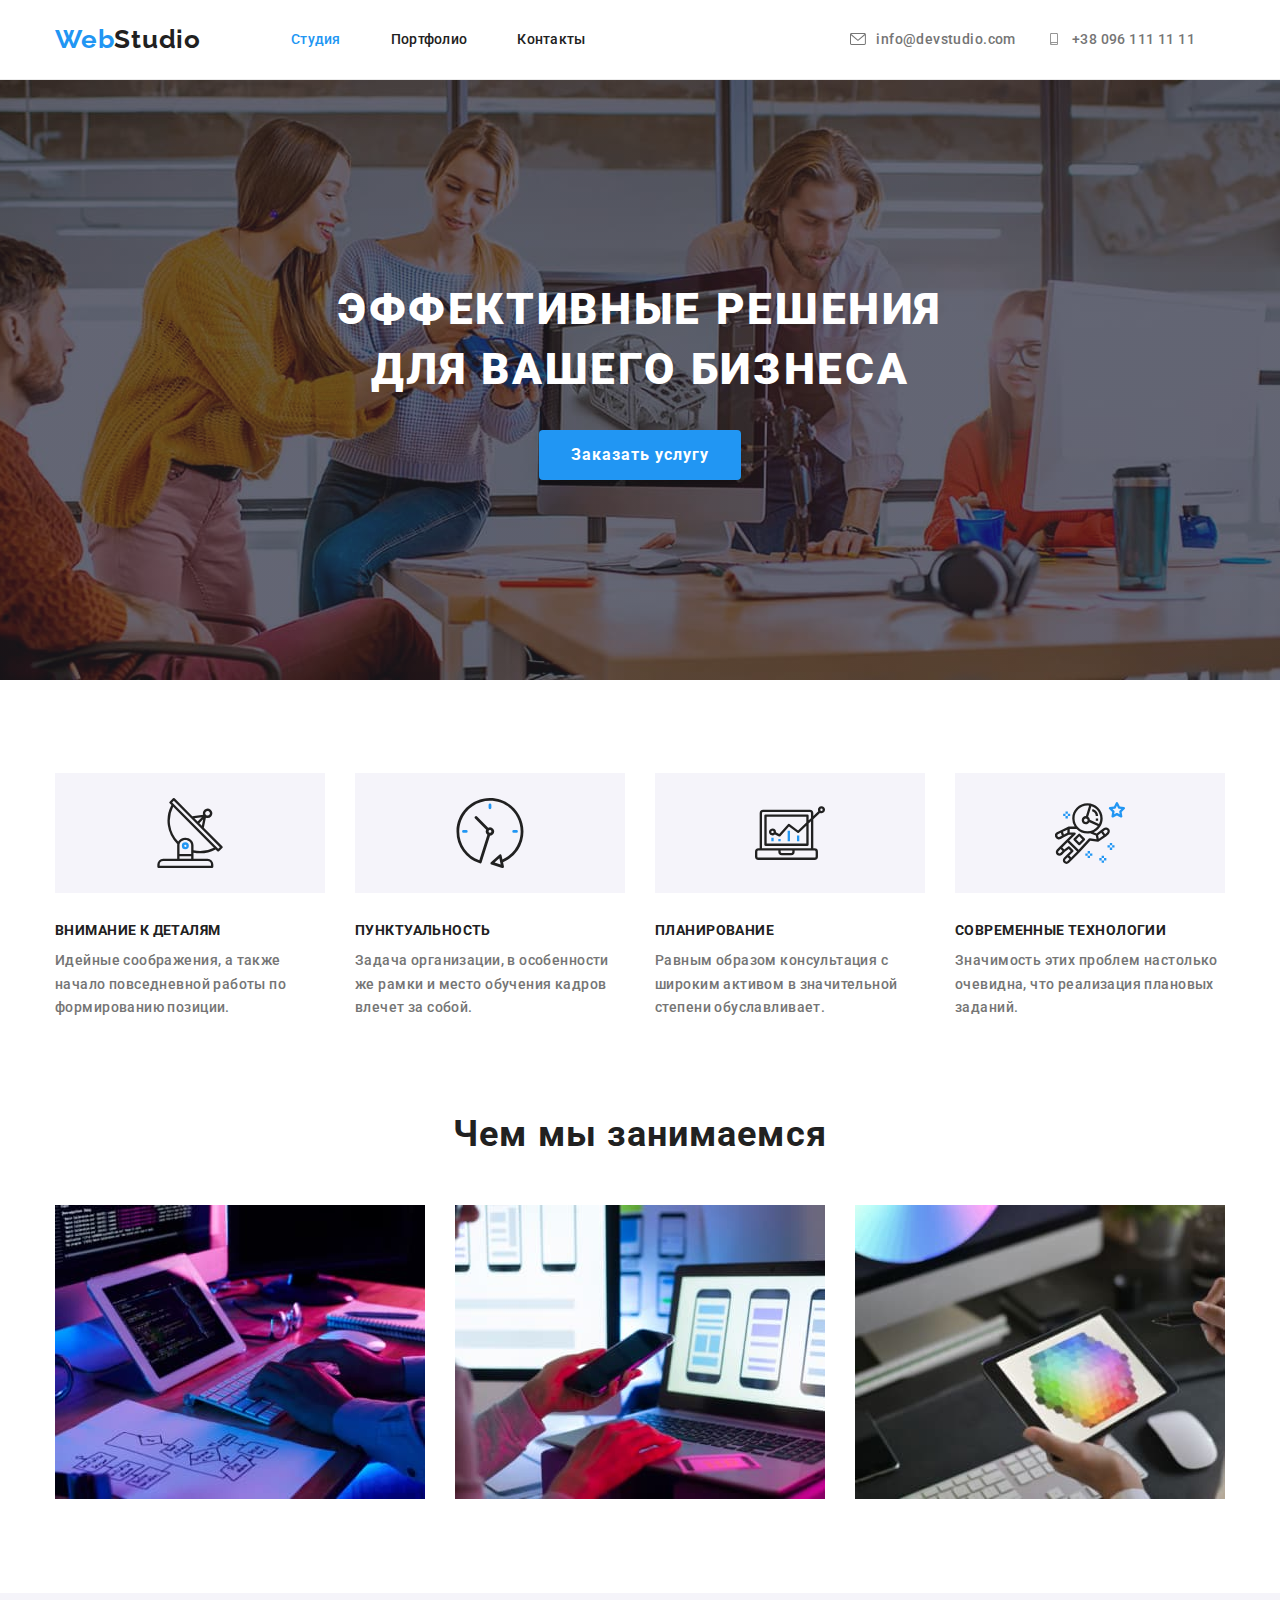
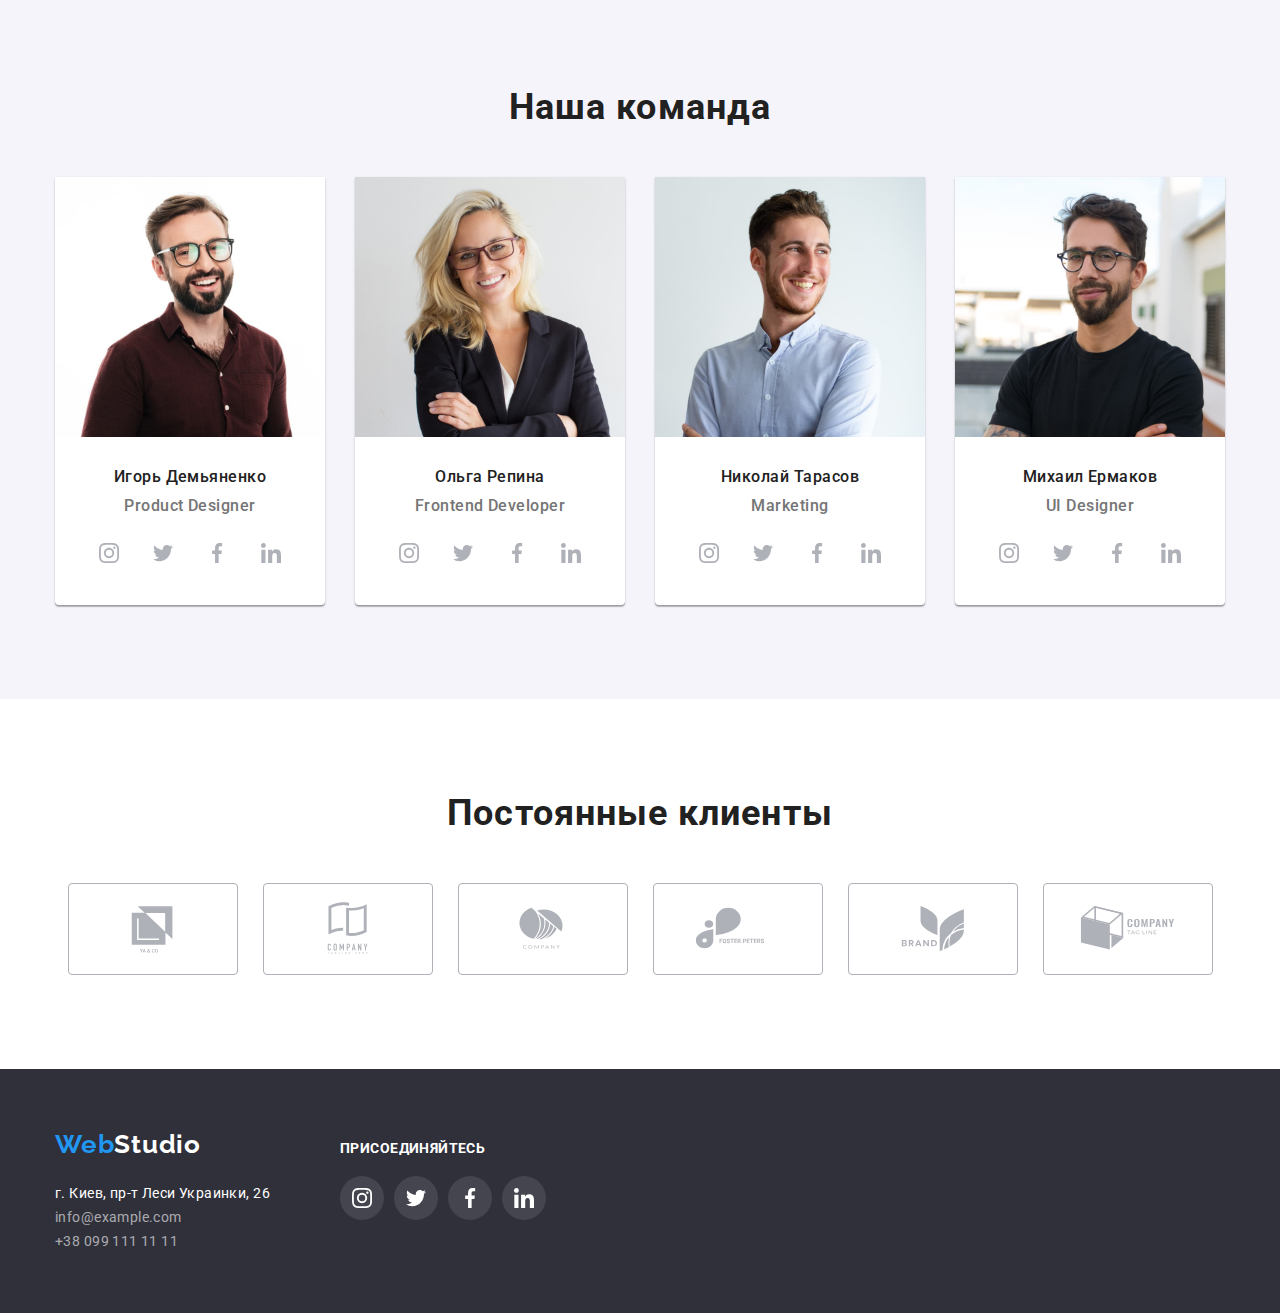
<file: index.html>
<!DOCTYPE html>
<html lang="ru">
<head>
    <meta charset="UTF-8">
    <meta http-equiv="X-UA-Compatible" content="IE=edge">
    <meta name="viewport" content="width=device-width, initial-scale=1.0">
    <title>WebStudio студия дизайна</title>
    <link rel="stylesheet" href="https://cdnjs.cloudflare.com/ajax/libs/modern-normalize/1.0.0/modern-normalize.min.css"/>
    <link href="https://fonts.googleapis.com/css2?family=Raleway:wght@700&family=Roboto:wght@400;500;700;900&display=swap"
        rel="stylesheet">
    <link rel="stylesheet" href="./css/styles.css">
</head>
<body>
    
    <!--хедер-->
    <header class="header">
        <div class="container">
       <nav class="navmenu"> 
           <a class="logo" lang="en" href="index.html"><span>Web</span>Studio</a>
            <ul class="list">
            <li class="point"><a class="link current" href="index.html">Студия</a></li>
            <li class="point"><a class="link" href="./portfolio.html">Портфолио</a></li>
            <li class="point"><a class="link" href="">Контакты</a></li>
            </ul>
        </nav>
        <ul class="list contact">
            <li class="point">
                <a class="icon link" lang="en" href="mailto:info@devstudio.com" target="_blank" rel="noopener norefferal">
                <svg class="icon-mail" width="16" height="12">
                    <use href="./images/sprite.svg#mail"></use>
                </svg>info@devstudio.com</a>
            </li>
            <li class="point">
                <a class="icon link" href="tel:+380961111111" target="_blank" rel="noopener norefferal">
                <svg class="icon-phone" width="16" height="12">
                    <use href="./images/sprite.svg#phone"></use>
                </svg>+38 096 111 11 11</a>
            </li>
        </ul>
        </div>
    </header>

    <!--уникальный контент-->
    <main>  

    <!-- баннер герой -->
    <section class="banner">
        <div class="container">
                 <h1 class="title">Эффективные решения
                для вашего бизнеса</h1>
                <button class="order" type="button">Заказать услугу</button>
        </div>
        </section>

<!-- Особенности -->
    <section class="section features">
        <div class="container">
            <h2 class="visually-hidden">Особенности</h2>
            <ul class="list">
        <li class="point"> 
            <div class="icon-point">
            <svg class="icon" width="70" height="70">
                <use href="./images/sprite.svg#antenna"></use>
            </svg>
            </div>
            <h3 class="title h3">Внимание к деталям</h3>
            <p  class="text">Идейные соображения, а также начало повседневной работы по формированию позиции.</p>
        </li>
        <li class="point">
            <div class="icon-point">
            <svg class="icon" width="70" height="70">
                <use href="./images/sprite.svg#clock"></use>
            </svg>
            </div>
            <h3 class="title h3">Пунктуальность</h3>
            <p  class="text">Задача организации, в особенности же рамки и место обучения кадров влечет за собой.</p>
        </li>
        <li class="point">
            <div class="icon-point">
            <svg class="icon" width="70" height="70">
                <use href="./images/sprite.svg#diagram"></use>
            </svg>
            </div>
            <h3 class="title h3">Планирование</h3>
            <p  class="text">Равным образом консультация с широким активом в значительной степени обуславливает.</p>
        </li>
        <li class="point">
            <div class="icon-point">
            <svg class="icon" width="70" height="70">
                <use href="./images/sprite.svg#astronaut"></use>
            </svg>
            </div>
            <h3 class="title h3">Современные технологии</h3>
            <p  class="text">Значимость этих проблем настолько очевидна, что реализация плановых заданий.</p>
        </li>
            </ul>
        </div>
    </section>

<!-- Чем мы занимаемся -->
    <section class="section wedoing">
        <div class="container">
            <h2 class="title">Чем мы занимаемся</h2>
            <ul class="list">
                <li class="point">
                    <img src="./images/what-we-do/box-1.jpeg" alt="Работа на планшете" width="370">
                </li>
                <li class="point">
                    <img src="./images/what-we-do/box-2.jpeg" alt="Синхронизация ПК и смартфона" width="370">
                </li>
                <li class="point">
                    <img src="./images/what-we-do/box-3.jpeg" alt="Планшет" width="370">
                </li>
            </ul>
        </div>
    </section>

<!-- Наша команда -->
    <section class="section  team">
        <div class="container">
        <h2 class="title">Наша команда</h2>
        <ul class="list">
            <li class="point">
                <img src="./images/our-team/img-1.jpeg" alt="Игорь Демьяненко" width="270">
                <div class="box">
                <h3 class="team-title">Игорь Демьяненко</h3>
                <p class="text" lang="en">Product Designer</p>
                <ul class="list social-links-team">
                    <li class="item">
                        <a class="icon-link" href="https://www.instagram.com/" target="_blank" rel="noopener norefferel" aria-lable="инстаграм">
                        <svg class="icon" width="20" height="20">
                            <use href="./images/sprite.svg#instagram"></use>
                        </svg>
                        </a>
                    </li>
                    <li class="item">
                        <a class="icon-link"  href="https://www.twitter.com/" target="_blank" rel="noopener norefferel" aria-label="твитер">
                        <svg class="icon" width="20" height="20">
                            <use href="./images/sprite.svg#twitter"></use>
                        </svg>
                        </a>
                    </li>
                    <li class="item">
                        <a class="icon-link" href="https://www.facebook.com/" target="_blank" rel="noopener norefferel" aria-lable="фейсбук">
                        <svg class="icon" width="20" height="20">
                            <use href="./images/sprite.svg#facebook"></use>
                        </svg>
                        </a>
                    </li>
                    <li class="item">
                        <a class="icon-link"  href="https://www.linkedin.com/" target="_blank" rel="noopener norefferel" aria-lable="линкедин">
                        <svg class="icon" width="20" height="20">
                            <use href="./images/sprite.svg#linkedin"></use>
                        </svg>
                        </a>
                    </li>
                </ul>
                </div>
            </li>
            <li class="point">
                <img src="./images/our-team/img-2.jpeg" alt="Ольга Репина" width="270">
                <div class="box">
                <h3 class="team-title">Ольга Репина</h3>
                <p class="text" lang="en">Frontend Developer</p>
                <ul class="list social-links-team">
                    <li class="item">
                        <a class="icon-link"   href="https://www.instagram.com/" target="_blank" rel="noopener norefferel" aria-lable="инстаграм">
                        <svg class="icon" width="20" height="20">
                            <use href="./images/sprite.svg#instagram"></use>
                            </svg>
                        </a>
                    </li>
                    <li class="item">
                        <a class="icon-link"   href="https://www.twitter.com/" target="_blank" rel="noopener norefferel" aria-label="твитер">
                        <svg class="icon" width="20" height="20">
                            <use href="./images/sprite.svg#twitter"></use>
                        </svg>
                        </a>
                    </li>
                    <li class="item">
                        <a class="icon-link"   href="https://www.facebook.com/" target="_blank" rel="noopener norefferel" aria-lable="фейсбук">
                        <svg class="icon" width="20" height="20">
                            <use href="./images/sprite.svg#facebook"></use>
                        </svg>
                        </a>
                    </li>
                    <li class="item">
                        <a class="icon-link"   href="https://www.linkedin.com/" target="_blank" rel="noopener norefferel"  aria-lable="линкедин">
                        <svg class="icon" width="20" height="20">
                            <use href="./images/sprite.svg#linkedin"></use>
                        </svg>
                        </a>
                    </li>
                </ul>
                </div>
            </li>
            <li class="point">
                <img src="./images/our-team/img-3.jpeg" alt="Николай Тарасов" width="270">
                <div class="box">
                <h3 class="team-title">Николай Тарасов</h3>
                <p class="text" lang="en">Marketing</p>
                <ul class="list social-links-team">
                    <li class="item">
                        <a class="icon-link"  href="https://www.instagram.com/" target="_blank" rel="noopener norefferel" aria-lable="инстаграм">
                        <svg class="icon" width="20" height="20">
                            <use href="./images/sprite.svg#instagram"></use>
                        </svg>
                        </a>
                        </li>
                    <li class="item">
                        <a class="icon-link"   href="https://www.twitter.com/" target="_blank" rel="noopener norefferel" aria-label="твитер">
                        <svg class="icon" width="20" height="20">
                            <use href="./images/sprite.svg#twitter"></use>
                        </svg>
                        </a>
                    </li>
                    <li class="item">
                        <a class="icon-link"   href="https://www.facebook.com/" target="_blank" rel="noopener norefferel" aria-lable="фейсбук">
                        <svg class="icon" width="20" height="20">
                            <use href="./images/sprite.svg#facebook"></use>
                        </svg>
                        </a>
                    </li>
                    <li class="item">
                        <a class="icon-link"   href="https://www.linkedin.com/" target="_blank" rel="noopener norefferel" aria-lable="линкедин">
                        <svg class="icon" width="20" height="20">
                            <use href="./images/sprite.svg#linkedin"></use>
                        </svg>
                        </a>
                    </li>
                </ul>
                </div>
            </li>
            <li class="point">
                <img src="./images/our-team/img-4.jpeg" alt="Михаил Ермаков" width="270">
                <div class="box">
                <h3 class="team-title">Михаил Ермаков</h3>
                <p class="text" lang="en">UI Designer</p>
                <ul class="list social-links-team">
                    <li class="item">
                        <a  class="icon-link"  class="item-link" href="https://www.instagram.com/" target="_blank" rel="noopener norefferel" aria-lable="инстаграм">
                        <svg class="icon" width="20" height="20">
                            <use href="./images/sprite.svg#instagram"></use>
                        </svg>
                        </a>
                    </li>
                    <li class="item">
                        <a class="icon-link"   href="https://www.twitter.com/" target="_blank" rel="noopener norefferel" aria-label="твитер">
                        <svg class="icon" width="20" height="20">
                            <use href="./images/sprite.svg#twitter"></use>
                        </svg>
                        </a>
                    </li>
                    <li class="item">
                        <a class="icon-link"   href="https://www.facebook.com/" target="_blank" rel="noopener norefferel" aria-lable="фейсбук">
                        <svg class="icon" width="20" height="20">
                            <use href="./images/sprite.svg#facebook"></use>
                        </svg>
                        </a>
                    </li>
                    <li class="item">
                        <a  class="icon-link"  href="https://www.linkedin.com/" target="_blank" rel="noopener norefferel" aria-lable="линкедин">
                        <svg class="icon" width="20" height="20">
                            <use href="./images/sprite.svg#linkedin"></use>
                        </svg>
                        </a>
                    </li>
                </ul>
                </div>
            </li>
        </ul>
        </div>
    </section>

    <!-- Постоянные клиенты -->
    <section class="section clients">
        <div class="container">
            <h2 class="title">Постоянные клиенты</h2>
            <ul class="list clients-list">
                <li class="item">
                    <a class="clients-link" href="/" target="_blank" rel="noopener norefferal" aria-labe="лого партнера">
                        <svg class="icon" width="106" height="60">
                            <use href="./images/sprite.svg#ya-and-co"></use>
                        </svg>
                    </a>
                </li>
                <li class="item">
                    <a class="clients-link" href="/" target="_blank" rel="noopener norefferal" aria-labe="лого партнера">
                        <svg class="icon" width="106" height="60">
                            <use href="./images/sprite.svg#company-tagline-here"></use>
                        </svg>
                    </a>
                </li>
                <li class="item">
                    <a class="clients-link" href="/" target="_blank" rel="noopener norefferal" aria-labe="лого партнера">
                        <svg class="icon" width="106" height="60">
                            <use href="./images/sprite.svg#company"></use>
                        </svg>
                    </a>
                </li>
                <li class="item">
                    <a class="clients-link" href="/" target="_blank" rel="noopener norefferal" aria-labe="лого партнера">
                        <svg class="icon" width="106" height="60">
                            <use href="./images/sprite.svg#foster-peters"></use>
                        </svg>
                    </a>
                </li>
                <li class="item">
                    <a class="clients-link" href="/" target="_blank" rel="noopener norefferal" aria-labe="лого партнера">
                        <svg class="icon" width="106" height="60">
                            <use href="./images/sprite.svg#brand"></use>
                        </svg>
                    </a>
                </li>
                <li class="item">
                    <a class="clients-link" href="/" target="_blank" rel="noopener norefferal" aria-labe="лого партнера">
                        <svg class="icon" width="106" height="60">
                            <use href="./images/sprite.svg#company-tag-line"></use>
                        </svg>
                    </a>
                </li>
            </ul>
        </div>
    </section>

  </main>

    <!-- Подвал -->
    <footer class="footer">
        <div class="container">
            <div>
        <a class="logo" lang="en" href="/"><span>Web</span>Studio</a>
        <address class="contacts">
            <ul class="list">
                <li><a class="street" href="https://goo.gl/maps/Ta9KP2Tuc9y4ZhMA9" target="_blank" rel="noopener noreferrer">г. Киев, пр-т Леси Украинки, 26</a></li>
                <li><a class="link" href="mailto:info@example.com" target="_blank" rel="noopener noreferrer">info@example.com</a></li>
                <li><a class="link" href="tel:+380991111111" target="_blank" rel="noopener noreferrer">+38 099 111 11 11</a></li>
            </ul>
            </div>
            <div class="subscribe">
                <p class="title-subscribe">присоединяйтесь</p>
                <ul class="list social-links">
                    <li class="point">
                        <a class="icon-link" href="https://www.instagram.com/" target="_blank" rel="noopener norefferel"  aria-label="инстаграм">
                        <svg class="icon" width="20" height="20">
                            <use href="./images/sprite.svg#instagram"></use>
                        </svg>
                        </a>
                    </li>
                    <li class="point">
                        <a class="icon-link" href="https://www.twitter.com/" target="_blank" rel="noopener norefferel"  aria-label="твитер" >
                        <svg class="icon" width="20" height="20">
                             <use href="./images/sprite.svg#twitter"></use>
                        </svg>
                        </a>
                    </li>
                    <li class="point">
                        <a class="icon-link" href="https://www.facebook.com/" target="_blank" rel="noopener norefferel" aria-label="фейсбук">
                        <svg class="icon" width="20" height="20">
                            <use href="./images/sprite.svg#facebook"></use>
                        </svg>
                        </a>
                    </li>
                    <li class="point">
                        <a class="icon-link" href="https://www.linkedin.com/" target="_blank" rel="noopener norefferel" aria-label="линкедин">
                        <svg class="icon" width="20" height="20">
                            <use href="./images/sprite.svg#linkedin"></use>
                        </svg>
                        </a>
                    </li>
                </ul>
            </div>
            
        </address>
        </div>
    </footer>


</body>
</html>
</file>
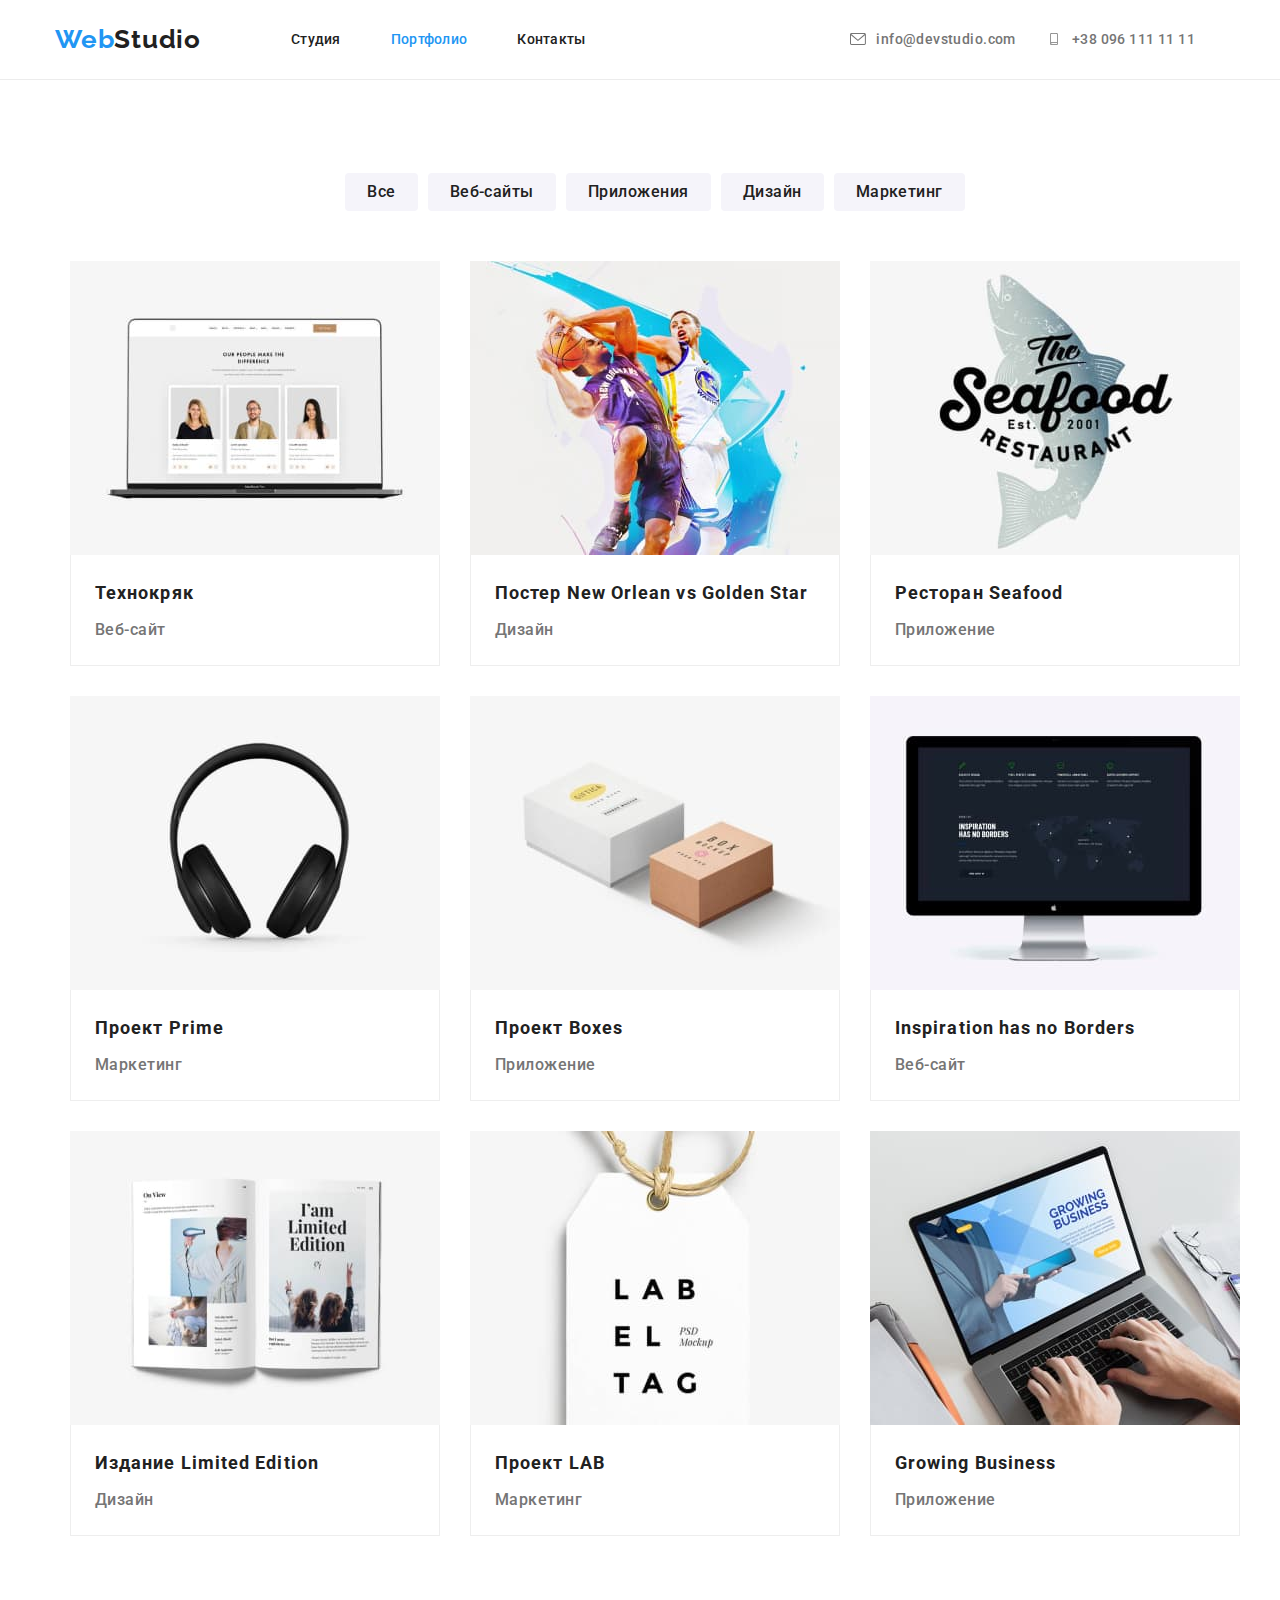
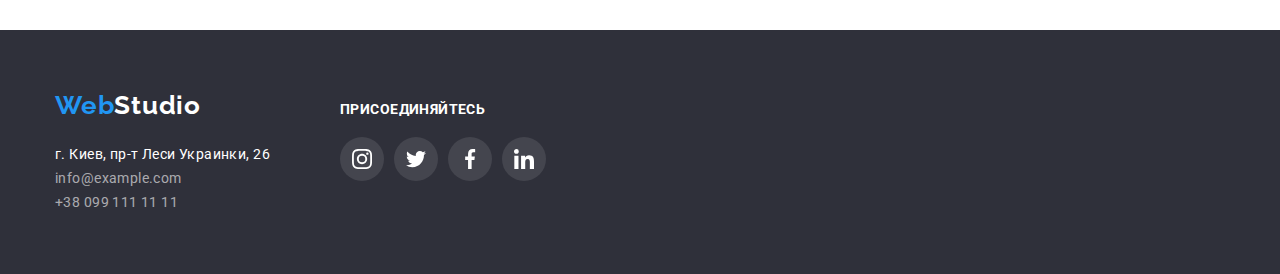
<file: portfolio.html>
<!DOCTYPE html>
<html lang="ru">

<head>
    <meta charset="UTF-8">
    <meta http-equiv="X-UA-Compatible" content="IE=edge">
    <meta name="viewport" content="width=device-width, initial-scale=1.0">
    <title>WebStudio Gallery</title>
    <link rel="stylesheet" href="https://cdnjs.cloudflare.com/ajax/libs/modern-normalize/1.0.0/modern-normalize.min.css"/>
    <link
        href="https://fonts.googleapis.com/css2?family=Raleway:wght@700&family=Roboto:wght@400;500;700;900&display=swap"
        rel="stylesheet">
    <link rel="stylesheet" href="./css/styles.css">
</head>

<body>

    <!--хедер-->
    <header class="header">
        <div class="container">
            <nav class="navmenu">
                <a class="logo" lang="en" href="index.html"><span>Web</span>Studio</a>
                <ul class="list">
                    <li class="point"><a class="link" href="index.html">Студия</a></li>
                    <li class="point"><a class="link current" href="./portfolio.html">Портфолио</a></li>
                    <li class="point"><a class="link" href="">Контакты</a></li>
                </ul>
            </nav>
            <ul class="list contact">
                <li class="point">
                    <a class="icon link" lang="en" href="mailto:info@devstudio.com" target="_blank"
                        rel="noopener norefferal">
                        <svg class="icon-mail" width="16" height="12">
                            <use href="./images/sprite.svg#mail"></use>
                        </svg>info@devstudio.com</a>
                </li>
                <li class="point">
                    <a class="icon link" href="tel:+380961111111" target="_blank" rel="noopener norefferal">
                        <svg class="icon-phone" width="16" height="12">
                            <use href="./images/sprite.svg#phone"></use>
                        </svg>+38 096 111 11 11</a>
                </li>
            </ul>
        </div>
    </header>



    <!--уникальный контент-->
    <main>
        <section class="container">
            <div class="box container portfolio">
                <h1 class="visually-hidden">Портфолио</h1>
                <ul class="list filtrs">
                    <li class="point"><button class="link current" type="button">Все</button></li>
                    <li class="point"><button class="link" type="button">Веб-сайты</button></li>
                    <li class="point"><button class="link" type="button">Приложения</button></li>
                    <li class="point"><button class="link" type="button">Дизайн</button></li>
                    <li class="point"><button class="link" type="button">Маркетинг</button></li>
                </ul>
                <ul class="list portfolio">
                    <li class="point">
                            <a class="link" href="#">
                            <img class="image" src="./images/portfolio/technokryac.jpeg" alt="Технокряк" width=370>
                            <div class="caption">
                                <h2 class="title">Технокряк</h2>
                                <p class="text">Веб-сайт</p>
                            </div>
                            </a>
                    </li>
                    <li class="point">
                            <a class="link" href="#" target="_blank" rel="noopener norefferal">
                            <img class="image" src="./images/portfolio/new-orlean.jpeg" alt="Новый Орлен постер" width=370>
                            <div class="caption">
                                <h2 class="title">Постер <span lang="en">New Orlean vs Golden Star</span></h2>
                                <p class="text">Дизайн</p>
                            </div>
                            </a>
                    </li>
                    <li class="point">
                            <a class="link" href="#" target="_blank" rel="noopener norefferal">
                            <img class="image" src="./images/portfolio/seafood.jpeg" alt="Морская еда" width=370>
                            <div class="caption">
                                <h2 class="title">Ресторан <span lang="en">Seafood</span></h2>
                                <p class="text">Приложение</p>
                            </div>
                            </a>
                    </li>
                    <li class="point">
                            <a class="link" href="#" target="_blank" rel="noopener norefferal">
                            <img class="image" src="./images/portfolio/prime.jpeg" alt="Первый" width=370>
                            <div class="caption">
                                <h2 class="title">Проект <span lang="en">Prime</span></h2>
                                <p class="text">Маркетинг</p>
                            </div>
                            </a>
                    </li>
                    <li class="point">
                            <a class="link" href="#" target="_blank" rel="noopener norefferal">
                            <img class="image" src="./images/portfolio/boxes.jpeg" alt="Коробки" width=370>
                            <div class="caption">
                                <h2 class="title">Проект <span lang="en">Boxes</span></h2>
                                <p class="text">Приложение</p>
                            </div>
                            </a>
                    </li>
                    <li class="point">
                            <a class="link" href="#" target="_blank" rel="noopener norefferal">
                            <img class="image" src="./images/portfolio/no-borders.jpeg" alt="Вдохновение не имеет границ" width=370>
                            <div class="caption">
                                <h2 class="title"><span lang="en">Inspiration has no Borders</span></h2>
                                <p class="text">Веб-сайт</p>
                            </div>
                            </a>
                    </li>
                    <li class="point">
                            <a class="link" href="#" target="_blank" rel="noopener norefferal">
                            <img class="image" src="./images/portfolio/lmt-edition.jpeg" alt="Ограниченный выпуск" width=370>
                            <div class="caption">
                                <h2 class="title">Издание <span lang="en">Limited Edition</span></h2>
                                <p class="text">Дизайн</p>
                            </div>
                            </a>
                    </li>
                    <li class="point">
                            <a class="link" href="" target="_blank" rel="noopener norefferal">
                            <img class="image" src="./images/portfolio/lab.jpeg" alt="ЛАБ" width=370>
                            <div class="caption">
                                <h2 class="title">Проект <span lang="en">LAB</span></h2>
                                <p class="text">Маркетинг</p>
                            </div>
                        </a></li>
                    <li class="point">
                            <a class="link" href="" target="_blank" rel="noopener norefferal">
                            <img class="image" src="./images/portfolio/grow-bus.jpeg" alt="Рост бизнеса" width=370>
                            <div class="caption">
                                <h2 class="title"><span lang="en">Growing Business</span></h2>
                                <p class="text">Приложение</p>
                            </div>
                        </a>
                    </li>
                </ul>
            </div>
        </section>
    </main>


<!-- Подвал -->
<footer class="footer">
    <div class="container">
        <div>
            <a class="logo" lang="en" href="/"><span>Web</span>Studio</a>
            <address class="contacts">
                <ul class="list">
                    <li><a class="street" href="https://goo.gl/maps/Ta9KP2Tuc9y4ZhMA9" target="_blank"
                            rel="noopener noreferrer">г. Киев, пр-т Леси Украинки, 26</a></li>
                    <li><a class="link" href="mailto:info@example.com" target="_blank"
                            rel="noopener noreferrer">info@example.com</a></li>
                    <li><a class="link" href="tel:+380991111111" target="_blank" rel="noopener noreferrer">+38 099 111
                            11 11</a></li>
                </ul>
        </div>
        <div class="subscribe">
            <p class="title-subscribe">присоединяйтесь</p>
            <ul class="list social-links">
                <li class="point">
                    <a class="icon-link" href="https://www.instagram.com/" target="_blank" rel="noopener norefferel"
                        aria-label="инстаграм">
                        <svg class="icon" width="20" height="20">
                            <use href="./images/sprite.svg#instagram"></use>
                        </svg>
                    </a>
                </li>
                <li class="point">
                    <a class="icon-link" href="https://www.twitter.com/" target="_blank" rel="noopener norefferel"
                        aria-label="твитер">
                        <svg class="icon" width="20" height="20">
                            <use href="./images/sprite.svg#twitter"></use>
                        </svg>
                    </a>
                </li>
                <li class="point">
                    <a class="icon-link" href="https://www.facebook.com/" target="_blank" rel="noopener norefferel"
                        aria-label="фейсбук">
                        <svg class="icon" width="20" height="20">
                            <use href="./images/sprite.svg#facebook"></use>
                        </svg>
                    </a>
                </li>
                <li class="point">
                    <a class="icon-link" href="https://www.linkedin.com/" target="_blank" rel="noopener norefferel"
                        aria-label="линкедин">
                        <svg class="icon" width="20" height="20">
                            <use href="./images/sprite.svg#linkedin"></use>
                        </svg>
                    </a>
                </li>
            </ul>
        </div>

        </address>
    </div>
</footer>

</body>
</file>
<file: css/styles.css>
:root {
  --brand-color: #2196f3;
  --brand-color-secondary: #2f303a;
  --brand-color-third: #212121;
  --text-color: #757575;
  --brand-white: #ffffff;
}
/* общие стили */
body {
  font-family: "Roboto", sans-serif;
  font-style: normal;
  font-weight: 400;
  font-size: 14px;
  line-height: 1.7;
  letter-spacing: 0.03em;
  color: var(--text-color);
  background-color: var(--brand-white);
}

/* Главная страница */
/* удаляю подчеркивания в тексте/ссылках */
.link,
.street,
.logo,
address {
  text-decoration: none;
  color: inherit;
  font-family: inherit;
  font-style: inherit;

  margin: 0;
  padding: 0;
}
.list {
  list-style: none;
  padding: 0;
  margin: 0;
}
img {
  display: block;
}

ul,
h1,
h2,
h3,
h4,
h5,
h6,
p {
  padding: 0;
  margin: 0;
}
button {
  cursor: pointer;
}

.link {
  display: block;
}
.visually-hidden {
  width: 1px;
  height: 1px;

  margin: -1px;
  border: 0;

  white-space: nowrap;
  clip-path: inset(100%);
}

/* хэдэр */
.header {
  border-bottom: 1px solid #ececec;
}
.header > .container {
  display: flex;
  justify-content: center;
}
/* оформление логотипа  */

.logo {
  padding-top: 24px;
  padding-bottom: 24px;

  font-family: Raleway;

  font-weight: bold;
  font-size: 26px;
  line-height: 1.19;
  letter-spacing: 0.03em;

  color: var(--brand-color-third);
}
.logo span {
  color: var(--brand-color);
}

/* оформление меню хедера */
.navmenu {
  display: flex;
}
.header .list {
  display: flex;
  align-items: center;
}
.point {
  font-weight: 500;
}
.navmenu .list {
  margin-left: 90px;
}
.header .point {
  margin-right: 50px;
}
.header .point:last-child {
  margin-right: 0;
}
.navmenu .link {
  display: block;

  padding-top: 30px;
  padding-bottom: 30px;

  font-weight: 500;
  font-size: 14px;
  line-height: 16px;
  letter-spacing: 0.02em;
  color: var(--brand-color-third);
}
.list.contact {
  margin-left: auto;
}
.list.contact .point {
  display: flex;
  align-items: center;

  margin-right: 30px;
}
.icon-mail,
.icon-phone {
  margin-right: 10px;
  fill: #757575;
}
/* .icon-mail:hover,
.icon-mail:focus,
.icon-phone:hover,
.icon-phone:focus {
  fill: currentColor;
} */
.header .icon.link:hover svg {
  fill: var(--brand-color);
}
.header .icon.link:focus svg {
  fill: var(--brand-color);
}
.header .link:active,
.header .link:focus,
.header .link:hover,
.street:hover,
.street:focus {
  color: var(--brand-color);
}
.header .icon.link {
  display: flex;
  align-items: center;
}
.link.current {
  color: var(--brand-color);
}

/* container  */
.container {
  width: 1200px;

  margin: auto;
  padding-left: 15px;
  padding-right: 15px;
}

/* Оформление Баннера  */
.banner {
  padding-top: 200px;
  padding-bottom: 200px;

  margin-left: auto;
  margin-right: auto;

  max-width: 1600px;
  min-height: 600px;

  background-image: linear-gradient(
      to right,
      rgba(47, 48, 58, 0.4),
      rgba(47, 48, 58, 0.4)
    ),
    url("../images/backgrounds/hero.jpeg");
  background-repeat: no-repeat;
  background-size: cover;
  background-position: center;
}
/* заголовок баннера  */
.banner .title {
  margin: auto;

  text-align: center;

  width: 696px;

  font-weight: 900;
  font-size: 44px;
  line-height: 1.36;

  letter-spacing: 0.06em;
  text-transform: uppercase;
  color: var(--brand-white);
}
/* кнопка заказать на баннере  */
.banner .order {
  display: block;

  margin: 30px auto 0;
  padding: 10px 32px;

  font-family: inherit;
  font-weight: bold;
  font-size: 16px;
  line-height: 1.875;

  letter-spacing: 0.06em;
  color: var(--brand-white);

  background-color: var(--brand-color);
  box-shadow: 0px 4px 4px rgba(0, 0, 0, 0.15);
  border-radius: 4px;
  border: transparent;
}

/* общее оформление секций  */
.section {
  padding-top: 94px;
  padding-bottom: 94px;
}
.section .list {
  display: flex;
}
.section .point {
  margin-right: 30px;
}
.section .point:last-child {
  margin-right: 0;
}

/* Главный заголовок секций */
.section .title {
  margin-bottom: 50px;

  text-align: center;

  font-weight: bold;
  font-size: 36px;
  line-height: 1.12;
  letter-spacing: 0.03em;
  color: var(--brand-color-third);
}

/* секция Особенности  */

/* заголовки  */
.features .point {
  width: 270px;
}
.icon-point {
  display: flex;
  align-items: center;
  justify-content: center;

  margin-bottom: 30px;
  min-height: 120px;

  background-color: #f5f4fa;
}
.icon-point .icon {
  display: flex;
}
.section .title.h3 {
  margin-bottom: 10px;

  text-align: left;

  font-weight: bold;
  font-size: 14px;
  line-height: 1.14;
  letter-spacing: 0.03em;
  text-transform: uppercase;
  color: var(--brand-color-third);
}

/* секция Чем мы занимаемся  */
.section.wedoing {
  padding-top: 0;
}

/* секция Наша Команда  */

.section.team {
  background-color: #f5f4fa;
}
.section.team .point {
  background-color: var(--brand-white);

  box-shadow: 0px 1px 3px rgba(0, 0, 0, 0.12), 0px 1px 1px rgba(0, 0, 0, 0.14),
    0px 2px 1px rgba(0, 0, 0, 0.2);
  border-radius: 0px 0px 4px 4px;
}
.section.team .box {
  padding-top: 30px;
  padding-bottom: 30px;
}
.team-title {
  text-align: center;

  font-weight: 500;
  font-size: 16px;
  line-height: 1.19;
  letter-spacing: 0.03em;
  color: var(--brand-color-third);
}
.section.team .text {
  margin-top: 10px;
  text-align: center;

  font-size: 16px;
  line-height: 1.19;
  letter-spacing: 0.03em;

  color: #757575;
}
.team .box {
  padding-left: 32px;
  padding-right: 32px;
}
.list.social-links-team {
  margin-top: 16px;
}
.list.social-links-team .item:not(:first-child) {
  margin-left: 10px;
}
.icon-link {
  display: flex;
  justify-content: center;
  align-items: center;

  width: 44px;
  height: 44px;

  border-radius: 50%;
}
.icon-link:hover,
.icon-link:focus {
  background-color: var(--brand-color);
}
.icon {
  fill: #afb1b8;
}
.icon:focus,
.icon:hover {
  fill: var(--brand-white);
}
.icon-link:hover svg {
  fill: var(--brand-white);
}
.icon-link:focus svg {
  fill: var(--brand-white);
}
/* секция Наши Клиенты  */

.clients-list {
  display: flex;
  justify-content: center;
  justify-content: space-around;

  width: 1170px;
  /* row-gap: 30px; */
}
/* .clients .item:not(:last-child) {
  margin-right: 30px;
} */

.clients-link {
  display: flex;
  justify-content: center;
  align-items: center;

  height: 92px;
  width: 170px;

  border: 1px solid #afb1b8;
  border-radius: 4px;

  color: #afb1b8;
}
.clients-link:hover,
.clients-link:focus {
  border-color: var(--brand-color);
}
.clients-link:hover svg {
  fill: var(--brand-color);
}
.clients-link:focus svg {
  fill: var(--brand-color);
}

/* футер  */
.footer {
  background-color: var(--brand-color-secondary);

  padding-top: 60px;
  padding-bottom: 60px;
}
.footer .logo {
  color: var(--brand-white);

  padding: 0;
}
.footer .contacts {
  margin-top: 20px;
}
.footer .list {
  font-size: 14px;
  line-height: 1.72;

  letter-spacing: 0.03em;
  color: var(--brand-white);
}
.footer .link {
  color: rgba(255, 255, 255, 0.6);
}
.footer .link:hover,
.footer .link:active,
.footer .link:focus {
  color: var(--brand-color);
}

.footer .container {
  display: flex;
  align-items: baseline;
}
.subscribe {
  margin-left: 70px;
}
.title-subscribe {
  font-weight: bold;
  font-size: 14px;
  line-height: 1.1428;
  letter-spacing: 0.03em;
  text-transform: uppercase;

  color: var(--brand-white);
}
.social-links {
  display: flex;
  margin-top: 20px;
}
.social-links .point:not(:last-child) {
  margin-right: 10px;
}
.footer .icon {
  fill: var(--brand-white);
}
.footer .icon-link {
  background-color: rgba(255, 255, 255, 0.1);
}
.footer .icon-link:hover,
.footer .icon-link:focus {
  background-color: var(--brand-color);
}

/* Страница Портфолио  */
.container.portfolio {
  padding-top: 94px;
  padding-bottom: 94px;
}

/* Фильтра  */
.list.filtrs {
  display: flex;
  justify-content: center;

  margin-bottom: 50px;
}
.list.filtrs .point {
  margin-right: 10px;
}
.list.filtrs .point:last-child {
  margin-right: 0;
}

.list.filtrs .link {
  padding: 6px 22px;

  background: #f5f4fa;

  border-radius: 4px;
  border: transparent;

  font-weight: 500;
  font-size: 16px;
  line-height: 1.63;

  letter-spacing: 0.03em;
  color: var(--brand-color-third);
}

.filtrs .link:active,
.filtrs .link:focus,
.filtrs .link:hover {
  background-color: var(--brand-color);
  color: var(--brand-white);

  box-shadow: 0px 3px 1px rgba(0, 0, 0, 0.1), 0px 1px 2px rgba(0, 0, 0, 0.08),
    0px 2px 2px rgba(0, 0, 0, 0.12);
}

/* Портфолио список  */
.list.portfolio {
  display: flex;
  flex-wrap: wrap;
}

.list.portfolio .point {
  margin-right: 30px;
  margin-bottom: 30px;

  width: 370px;

  background-color: var(--brand-white);
}
.list.portfolio .link:hover,
.list.portfolio .link:focus {
  box-shadow: 0px 1px 1px rgba(0, 0, 0, 0.12), 0px 4px 4px rgba(0, 0, 0, 0.06),
    1px 4px 6px rgba(0, 0, 0, 0.16);
}

.list.portfolio .point:nth-last-child(3n + 1) {
  margin-right: 0;
}
.list.portfolio .point:nth-last-child(-n + 3) {
  margin-bottom: 0;
}

.portfolio .title {
  font-weight: bold;
  font-size: 18px;
  line-height: 2;

  letter-spacing: 0.06em;
  color: var(--brand-color-third);
}
.portfolio .text {
  margin-top: 4px;

  font-size: 16px;
  line-height: 1.87;

  letter-spacing: 0.03em;

  color: #757575;
}

.caption {
  padding-top: 20px;
  padding-left: 24px;
  padding-bottom: 20px;
  padding-right: 24px;

  border-left: 1px solid #eeeeee;
  border-right: 1px solid #eeeeee;
  border-bottom: 1px solid #eeeeee;
}
</file>
